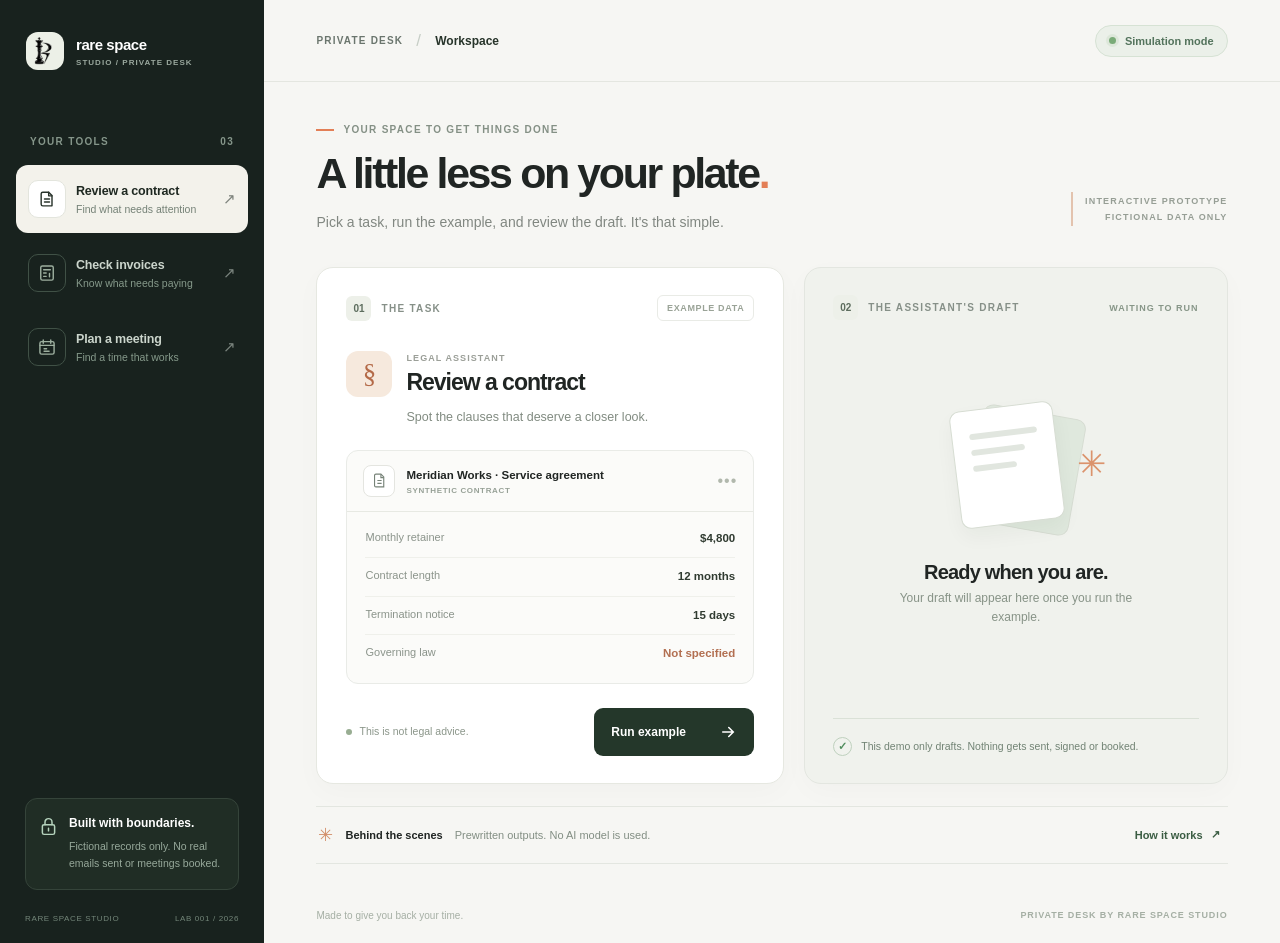
<file: docs/index.html>
<!doctype html>
<html lang="en">
<head>
  <meta charset="utf-8">
  <meta http-equiv="Content-Security-Policy" content="default-src 'none'; script-src 'self'; style-src 'self'; img-src 'self'; connect-src 'none'; form-action 'none'; base-uri 'none'">
  <meta name="viewport" content="width=device-width, initial-scale=1">
  <meta name="theme-color" content="#f6f5f1">
  <meta name="description" content="Private Desk by Rare Space Studio — a simple, local-first AI assistant demonstration using fictional business documents.">
  <title>Private Desk — Rare Space Studio</title>
  <link rel="stylesheet" href="./style.css">
  <script type="module" src="./app.js"></script>
</head>
<body>
  <div class="app-shell">
    <aside class="sidebar" aria-label="Private Desk navigation">
      <a href="./" class="identity" aria-label="Rare Space Studio · Private Desk">
        <span class="identity-mark" aria-hidden="true"><img src="./rare-space-monogram.png" alt="" width="23" height="28"></span>
        <span class="identity-copy"><strong>rare space</strong><small>STUDIO / PRIVATE DESK</small></span>
      </a>

      <div class="sidebar-body">
        <div class="nav-heading"><span>YOUR TOOLS</span><span>03</span></div>
        <nav class="task-navigation" aria-label="Choose a workflow">
          <button type="button" class="task-button active" data-scenario="legal" aria-pressed="true">
            <span class="nav-symbol" aria-hidden="true">
              <svg viewBox="0 0 24 24" fill="none" stroke="currentColor" stroke-width="1.7" stroke-linecap="round" stroke-linejoin="round"><path d="M7 3.8h7l4 4v12.4H7a2 2 0 0 1-2-2V5.8a2 2 0 0 1 2-2Z"/><path d="M14 3.8v4.4h4M9 12h6M9 15.5h6"/></svg>
            </span>
            <span class="nav-copy"><strong>Review a contract</strong><small>Find what needs attention</small></span>
            <span class="nav-chevron" aria-hidden="true">↗</span>
          </button>
          <button type="button" class="task-button" data-scenario="finance" aria-pressed="false">
            <span class="nav-symbol" aria-hidden="true">
              <svg viewBox="0 0 24 24" fill="none" stroke="currentColor" stroke-width="1.7" stroke-linecap="round" stroke-linejoin="round"><rect x="4.5" y="3.5" width="15" height="17" rx="2"/><path d="M8 8h8M8 12h3M8 16h3M15 12.5v4"/></svg>
            </span>
            <span class="nav-copy"><strong>Check invoices</strong><small>Know what needs paying</small></span>
            <span class="nav-chevron" aria-hidden="true">↗</span>
          </button>
          <button type="button" class="task-button" data-scenario="scheduling" aria-pressed="false">
            <span class="nav-symbol" aria-hidden="true">
              <svg viewBox="0 0 24 24" fill="none" stroke="currentColor" stroke-width="1.7" stroke-linecap="round" stroke-linejoin="round"><rect x="3.5" y="5.5" width="17" height="15" rx="2"/><path d="M7.5 3.5v4M16.5 3.5v4M3.5 10h17m-12 4h3m-3 3h6"/></svg>
            </span>
            <span class="nav-copy"><strong>Plan a meeting</strong><small>Find a time that works</small></span>
            <span class="nav-chevron" aria-hidden="true">↗</span>
          </button>
        </nav>
      </div>

      <div class="sidebar-bottom">
        <div class="privacy-block">
          <span class="privacy-icon" aria-hidden="true">
            <svg viewBox="0 0 24 24" fill="none" stroke="currentColor" stroke-width="1.7" stroke-linecap="round" stroke-linejoin="round"><rect x="5" y="10" width="14" height="11" rx="2"/><path d="M8 10V7a4 4 0 1 1 8 0v3M12 14v3"/></svg>
          </span>
          <div><strong>Built with boundaries.</strong><p>Fictional records only. No real emails sent or meetings booked.</p></div>
        </div>
        <div class="sidebar-footer"><span>RARE SPACE STUDIO</span><span>LAB 001 / 2026</span></div>
      </div>
    </aside>

    <main class="main-area">
      <header class="topbar">
        <div class="breadcrumb"><span class="mobile-logo">r·s</span><span>PRIVATE DESK</span><span class="crumb-separator">/</span><strong>Workspace</strong></div>
        <div class="mode-chip" id="modeChip"><span class="mode-light"></span><span id="engineLabel">Simulation mode</span></div>
      </header>

      <div class="main-content">
        <div class="intro-row">
          <div class="intro-copy">
            <div class="overline"><span class="overline-line"></span> YOUR SPACE TO GET THINGS DONE</div>
            <h1>A little less on your plate<span class="accent-dot">.</span></h1>
            <p>Pick a task, run the example, and review the draft. It's that simple.</p>
          </div>
          <div class="demo-stamp"><span class="stamp-line"></span><span>INTERACTIVE PROTOTYPE<br>FICTIONAL DATA ONLY</span></div>
        </div>

        <div class="work-area">
          <section class="input-card" aria-labelledby="taskTitle">
            <div class="card-topline"><div class="card-eyebrow"><span class="step-number">01</span> THE TASK</div><span class="sample-badge">EXAMPLE DATA</span></div>
            <div class="task-header">
              <div class="task-icon" id="taskIcon" aria-hidden="true">§</div>
              <div><div class="task-category" id="categoryLabel">LEGAL ASSISTANT</div><h2 id="taskTitle">Review a contract</h2></div>
            </div>
            <p class="task-description" id="scenarioDescription">Spot the clauses that deserve a closer look.</p>
            <div class="document-surface">
              <div class="document-header"><span class="doc-icon" aria-hidden="true"><svg viewBox="0 0 24 24" fill="none" stroke="currentColor" stroke-width="1.6"><path d="M7 3h7l4 4v14H7a2 2 0 0 1-2-2V5a2 2 0 0 1 2-2Z"/><path d="M14 3v5h4M9 12h6M9 16h6"/></svg></span><div><strong id="documentTitle">Meridian Works · Service agreement</strong><small id="documentCaption">DEMONSTRATION DOCUMENT</small></div><span class="doc-menu" aria-hidden="true">•••</span></div>
              <div class="document-fields" id="documentFields" aria-label="Sample document details"></div>
            </div>
            <div class="task-bottom">
              <div class="helper-note"><span class="helper-dot"></span> <span id="sampleNote">These details are fictional.</span></div>
              <button type="button" class="primary-action" id="runButton"><span>Run example</span><svg viewBox="0 0 24 24" fill="none" stroke="currentColor" stroke-width="2.1" stroke-linecap="round"><path d="M5 12h14m-6-6 6 6-6 6"/></svg></button>
            </div>
          </section>

          <section class="output-card" aria-label="Assistant draft output">
            <div class="card-topline"><div class="card-eyebrow"><span class="step-number">02</span> THE ASSISTANT'S DRAFT</div><span class="draft-state" id="draftState">WAITING TO RUN</span></div>
            <div id="resultPanel" class="result-panel" aria-live="polite" aria-atomic="true">
              <div class="empty-state"><div class="empty-illustration" aria-hidden="true"><div class="empty-sheet sheet-back"></div><div class="empty-sheet sheet-front"><i></i><i></i><i></i></div><span class="sparkle">✳</span></div><h3>Ready when you are.</h3><p>Your draft will appear here once you run the example.</p></div>
            </div>
            <div class="output-footer"><span class="review-symbol" aria-hidden="true">✓</span><span>This demo only drafts. Nothing gets sent, signed or booked.</span></div>
          </section>
        </div>

        <div class="bottom-strip"><div><span class="strip-mark">✳</span><strong>Behind the scenes</strong><span id="runtimeDescription">Prewritten outputs. No AI model is used.</span></div><button id="detailsToggle" type="button" class="text-link" aria-expanded="false" aria-controls="detailsPanel">How it works <span aria-hidden="true" id="detailsArrow">↗</span></button></div>
        <div class="details-panel" id="detailsPanel" hidden>
          <div><span>01 / N8N</span><strong>Automation</strong><p>In live mode, your locally hosted n8n workflow coordinates the task.</p></div>
          <div><span>02 / OLLAMA</span><strong>Local model</strong><p>Ollama creates a draft on your own computer; simulation uses prewritten results.</p></div>
          <div><span>03 / YOU</span><strong>Final say</strong><p>Drafts require a human decision. This prototype cannot send messages or book appointments.</p></div>
        </div>
      </div>
      <footer class="page-footer"><span>Made to give you back your time.</span><span>PRIVATE DESK BY RARE SPACE STUDIO</span></footer>
    </main>
  </div>
</body>
</html>
</file>
<file: docs/style.css>
:root{color-scheme:light;--ink:#202523;--muted:#747b76;--canvas:#f6f6f3;--paper:#ffffff;--line:#e4e6e0;--accent:#e37f56;--sidebar:#18221e;--sidebar-muted:#a0aaa2;--green:#5c8069;--sans:-apple-system,BlinkMacSystemFont,"Segoe UI",Inter,Arial,sans-serif}
*{box-sizing:border-box}html{scroll-behavior:smooth}body{margin:0;background:var(--canvas);color:var(--ink);font-family:var(--sans);-webkit-font-smoothing:antialiased}button{font:inherit}button:focus-visible,a:focus-visible{outline:3px solid #eaa47e;outline-offset:3px}.app-shell{min-height:100dvh;display:grid;grid-template-columns:264px minmax(0,1fr)}
.sidebar{background:var(--sidebar);color:white;min-height:100dvh;padding:32px 16px 20px;display:flex;flex-direction:column}.identity{display:flex;align-items:center;gap:12px;color:inherit;text-decoration:none;margin:0 10px 66px}.identity-mark{width:38px;height:38px;display:flex;align-items:center;justify-content:center;background:#ecf0e7;color:#1a2720;font-family:Georgia,serif;font-size:23px;border-radius:12px;letter-spacing:-.12em;padding-right:4px}.identity-mark span{color:var(--accent);padding:0 2px}.identity-copy{display:flex;flex-direction:column;gap:5px}.identity-copy strong{font-size:15px;font-weight:670;letter-spacing:-.03em}.identity-copy small{font-size:8px;font-weight:700;letter-spacing:.13em;color:#9aa89e}.sidebar-body{flex:1}.nav-heading{display:flex;justify-content:space-between;padding:0 14px;margin-bottom:18px;color:#85968a;font-size:10px;letter-spacing:.13em;font-weight:760}.task-navigation{display:flex;flex-direction:column;gap:6px}.task-button{width:100%;border:1px solid transparent;border-radius:12px;display:flex;align-items:center;text-align:left;padding:14px 11px;gap:10px;cursor:pointer;background:transparent;color:#cbd5cc;transition:background .2s,color .2s}.task-button:hover{background:#26342c}.task-button.active{background:#f3f2eb;color:#1e2821}.nav-symbol{height:38px;width:38px;border-radius:10px;display:grid;place-items:center;flex-shrink:0;border:1px solid #405146;color:#9daf9f}.nav-symbol svg{width:20px;height:20px}.task-button.active .nav-symbol{border-color:#e3e5dd;color:#28332b;background:#fff}.nav-copy{display:flex;flex-direction:column;gap:5px;flex:1;min-width:0}.nav-copy strong{font-size:12.5px;font-weight:675;letter-spacing:-.015em}.nav-copy small{font-size:10.5px;color:#869a8b}.task-button.active .nav-copy small{color:#748176}.nav-chevron{font-size:15px;opacity:.55;align-self:center}.sidebar-bottom{padding:0 9px}.privacy-block{display:flex;gap:10px;padding:17px 12px;border:1px solid #35443a;border-radius:12px;background:#202d25}.privacy-icon{flex-shrink:0;color:#b5d3bd}.privacy-icon svg{height:21px;width:21px}.privacy-block strong{display:block;font-size:12px;font-weight:650;line-height:1.3}.privacy-block p{font-size:10.5px;line-height:1.6;color:#97a99b;margin:7px 0 0}.sidebar-footer{display:flex;justify-content:space-between;color:#738679;font-size:8px;letter-spacing:.08em;margin-top:24px}
.main-area{min-width:0;display:flex;flex-direction:column;min-height:100dvh}.topbar{height:82px;display:flex;justify-content:space-between;align-items:center;gap:12px;padding:0 clamp(28px,4.1vw,68px);border-bottom:1px solid var(--line)}.breadcrumb{display:flex;align-items:center;gap:13px;font-size:10px;font-weight:750;letter-spacing:.12em;color:#6a756d}.breadcrumb strong{color:#27342a;letter-spacing:0;font-size:12px;font-weight:660}.crumb-separator{color:#c7cec6;font-size:17px;font-weight:400}.mobile-logo{display:none}.mode-chip{display:flex;align-items:center;gap:9px;background:#ebf0e9;border:1px solid #d6e2d4;padding:9px 13px;border-radius:99px;color:#53735c;font-size:11px;font-weight:650}.mode-chip.offline{background:#fff1e9;color:#9b5b42;border-color:#f5d9c8}.mode-light{height:7px;width:7px;border-radius:50%;background:#7aab78;box-shadow:0 0 0 3px rgba(122,171,120,.13)}.mode-chip.offline .mode-light{background:#cd9274}
.main-content{width:100%;max-width:1510px;margin:0 auto;padding:clamp(28px,4.7vh,54px) clamp(28px,4.1vw,68px) 24px;flex:1}.intro-row{display:flex;justify-content:space-between;align-items:flex-end;gap:25px;margin-bottom:34px}.overline{display:flex;align-items:center;gap:9px;color:#849085;font-size:10px;letter-spacing:.13em;font-weight:750}.overline-line{width:18px;height:2px;background:var(--accent)}h1{font-size:clamp(32px,3.35vw,51px);letter-spacing:-.055em;line-height:1.16;font-weight:650;margin:14px 0 12px}.accent-dot{color:var(--accent)}.intro-copy p{color:#818781;font-size:14px;line-height:1.6;margin:0}.demo-stamp{display:flex;gap:12px;align-items:center;font-size:9px;letter-spacing:.13em;line-height:1.8;font-weight:750;color:#969e95;text-align:right;white-space:nowrap;padding-bottom:7px}.stamp-line{height:34px;width:2px;background:#e3c3ae}
.work-area{display:grid;grid-template-columns:minmax(0,1.05fr) minmax(0,.95fr);gap:20px;align-items:stretch}.input-card,.output-card{background:var(--paper);border:1px solid #e6e8e1;border-radius:17px;box-shadow:0 8px 28px rgba(25,37,27,.025);min-width:0;min-height:491px}.input-card{padding:27px 29px;display:flex;flex-direction:column}.output-card{display:flex;flex-direction:column;background:#f0f2ed;padding:27px 28px;border-color:#e3e6e0}.card-topline{display:flex;align-items:center;justify-content:space-between;gap:10px}.card-eyebrow{font-size:10px;letter-spacing:.13em;font-weight:800;color:#869088;display:flex;align-items:center;gap:10px}.step-number{display:inline-grid;place-items:center;background:#edf0e9;border-radius:6px;font-size:10px;color:#5d6d5e;height:25px;width:25px;letter-spacing:0}.sample-badge{border:1px solid #e9ebe6;padding:7px 9px;border-radius:6px;font-size:9px;font-weight:750;letter-spacing:.07em;color:#9aa397}.task-header{display:flex;align-items:center;gap:14px;margin:30px 0 7px}.task-icon{height:46px;width:46px;display:grid;place-items:center;background:#f6e9dd;color:#b46a48;border-radius:12px;font-family:Georgia,serif;font-size:27px}.task-category{font-size:9px;font-weight:800;letter-spacing:.12em;color:#9b9f98;margin-bottom:6px}h2{font-size:clamp(22px,1.8vw,28px);margin:0;letter-spacing:-.045em;line-height:1.15;font-weight:680}.task-description{margin:4px 0 22px 60px;font-size:12.5px;color:#818b81;line-height:1.55}.document-surface{border:1px solid #e9ebe7;background:#fbfbf9;border-radius:12px;overflow:hidden;flex:1;min-height:180px}.document-header{display:flex;align-items:center;gap:11px;border-bottom:1px solid #e7e9e3;padding:14px 16px}.doc-icon{height:32px;width:32px;border-radius:8px;border:1px solid #e4e5e0;background:#fff;display:grid;place-items:center;color:#768277;flex-shrink:0}.doc-icon svg{width:17px;height:17px}.document-header strong{font-size:11.5px;font-weight:720;display:block;line-height:1.4}.document-header small{display:block;margin-top:3px;color:#97a197;font-size:8px;font-weight:750;letter-spacing:.08em}.doc-menu{margin-left:auto;letter-spacing:1px;color:#b1b8ad;font-size:16px}.document-fields{padding:8px 18px 10px}.field-row{display:grid;grid-template-columns:minmax(92px,.75fr) minmax(0,1.25fr);gap:14px;align-items:start;padding:11px 0;border-bottom:1px solid #eff0eb}.field-row:last-child{border:0}.field-label{color:#8b948b;font-size:11px}.field-value{color:#303b31;font-size:11.5px;font-weight:650;line-height:1.35;text-align:right}.field-value.missing{color:#b26f51}.task-bottom{display:flex;align-items:center;justify-content:space-between;gap:15px;margin-top:24px}.helper-note{display:flex;gap:7px;align-items:center;color:#8b968a;font-size:10.5px;line-height:1.5}.helper-dot{height:6px;width:6px;border-radius:50%;background:#98ad92;flex-shrink:0}.primary-action{border:none;background:#24372a;color:white;min-width:160px;display:flex;justify-content:space-between;align-items:center;gap:20px;border-radius:9px;padding:15px 17px;cursor:pointer;font-size:12px;font-weight:700;transition:transform .16s,background .16s}.primary-action svg{height:18px;width:18px}.primary-action:hover{background:#3b5340;transform:translateY(-1px)}.primary-action:disabled{cursor:wait;opacity:.68;transform:none}.primary-action .button-spinner{height:16px;width:16px;border-radius:50%;border:2px solid #7a9780;border-top-color:white;animation:rotate .7s linear infinite}
.draft-state{font-size:9px;letter-spacing:.11em;color:#879688;font-weight:800}.draft-state.done{color:#57836a}.draft-state.error{color:#bc7658}.result-panel{flex:1;min-width:0;display:flex;flex-direction:column}.empty-state{margin:auto;display:flex;flex-direction:column;align-items:center;text-align:center;max-width:270px;padding:25px 0 20px}.empty-illustration{height:138px;width:180px;position:relative;margin:0 0 12px}.empty-sheet{position:absolute;border:1px solid #d7ddd3;border-radius:10px;background:#fff;width:104px;height:118px}.sheet-back{left:48px;top:9px;transform:rotate(10deg);background:#dfe8dd}.sheet-front{left:29px;top:4px;transform:rotate(-7deg);box-shadow:0 9px 20px rgba(24,40,29,.045);display:flex;flex-direction:column;gap:10px;padding:23px 17px}.sheet-front i{background:#e1e6df;height:6px;border-radius:5px}.sheet-front i:nth-child(2){width:80%}.sheet-front i:nth-child(3){width:64%}.sparkle{position:absolute;color:#db936c;font-size:35px;top:42px;right:0}.empty-state h3{font-size:20px;font-weight:685;letter-spacing:-.04em;margin:9px 0 5px}.empty-state p{font-size:12px;line-height:1.6;color:#879387;margin:0}.output-footer{border-top:1px solid #dae1d7;display:flex;gap:9px;align-items:center;color:#718374;font-size:10.5px;padding-top:18px;margin-top:14px}.review-symbol{color:#4f8c5c;border:1px solid #bfd1be;border-radius:50%;display:grid;place-items:center;height:19px;width:19px;font-size:11px;font-weight:900;flex-shrink:0}
.result-content{padding:25px 0 0;animation:fadein .18s ease-out}.result-label{color:#7c987e;font-size:9px;letter-spacing:.11em;font-weight:800}.result-content h3{margin:9px 0 14px;font-size:24px;letter-spacing:-.04em;font-weight:700;line-height:1.2}.draft-text{font-size:13px;line-height:1.8;color:#556056;margin:0;white-space:pre-wrap}.next-steps{padding-top:18px;margin-top:18px;border-top:1px solid #d9e0d8}.next-steps h4{margin:0 0 11px;font-size:10px;letter-spacing:.1em;color:#788878}.next-steps ol{margin:0;padding-left:19px}.next-steps li{font-size:11px;color:#5e6d5f;line-height:1.55;margin-bottom:7px;padding-left:3px}.result-actions{display:flex;align-items:center;justify-content:space-between;gap:12px;margin-top:22px}.secondary-action{border:1px solid #cbd7c9;color:#304c37;background:#e7ede4;padding:10px 13px;border-radius:8px;font-size:11px;font-weight:750;cursor:pointer}.secondary-action:hover{background:#dce7d8}.result-model{font-size:9.5px;color:#8e9a8c;text-align:right}.error-state{color:#884d38;padding:28px 0}.error-state h3{font-size:19px}.error-state p{font-size:13px;line-height:1.6;color:#9b6e56}.loading-state{height:100%;display:flex;flex-direction:column;align-items:center;justify-content:center;gap:10px;text-align:center;min-height:300px}.loading-ring{height:34px;width:34px;border:3px solid #cbd8cb;border-top-color:#688a6c;border-radius:50%;animation:rotate .8s linear infinite}.loading-state h3{margin:5px 0 0;font-size:17px}.loading-state p{font-size:12px;color:#829282;margin:0}
.bottom-strip{margin-top:22px;display:flex;align-items:center;justify-content:space-between;gap:15px;padding:17px 2px;border-top:1px solid #e3e6e0;border-bottom:1px solid #e3e6e0}.bottom-strip>div{display:flex;align-items:center;gap:12px;flex-wrap:wrap}.strip-mark{color:#d28d67;font-size:18px}.bottom-strip strong{font-size:11px}.bottom-strip>div>span:last-child{color:#828e83;font-size:11px}.text-link{background:none;border:0;cursor:pointer;color:#3a5c42;display:flex;align-items:center;gap:8px;white-space:nowrap;font-weight:720;font-size:11px}.text-link:hover{text-decoration:underline}.details-panel{margin-top:16px;display:grid;grid-template-columns:repeat(3,minmax(0,1fr));gap:14px}.details-panel[hidden]{display:none}.details-panel>div{background:#eef0eb;border-radius:10px;padding:19px}.details-panel span{font-size:9px;color:#9b8d73;font-weight:750;letter-spacing:.1em}.details-panel strong{display:block;margin-top:11px;font-size:13px}.details-panel p{font-size:11px;color:#7f8c7e;line-height:1.6}.page-footer{display:flex;justify-content:space-between;align-items:center;gap:15px;padding:22px clamp(28px,4.1vw,68px);font-size:10px;color:#a5afa4}.page-footer span:last-child{font-weight:800;letter-spacing:.1em;font-size:9px}
@keyframes rotate{to{transform:rotate(360deg)}}@keyframes fadein{from{opacity:0;transform:translateY(6px)}to{opacity:1;transform:translateY(0)}}@media(max-width:1130px){.app-shell{grid-template-columns:235px minmax(0,1fr)}.sidebar{padding:24px 10px 18px}.identity{margin-bottom:48px}.main-content,.topbar{padding-left:28px;padding-right:28px}.work-area{grid-template-columns:1fr}.input-card,.output-card{min-height:0}.output-card{min-height:330px}.intro-row{margin-bottom:26px}.page-footer{padding-left:28px;padding-right:28px}}
@media(max-width:690px){.app-shell{display:block}.sidebar{min-height:auto;padding:10px 15px 15px}.identity{margin:1px 0 15px}.identity-mark{height:32px;width:32px;font-size:20px}.identity-copy strong{font-size:13px}.identity-copy small{font-size:7px}.sidebar-body{flex:unset}.nav-heading,.sidebar-bottom{display:none}.task-navigation{flex-direction:row;gap:8px}.task-button{flex:1;min-width:0;justify-content:center;border:1px solid #3a4a3e;padding:10px 5px;border-radius:8px}.task-button.active{border-color:#f3f2eb}.nav-symbol{width:24px;height:24px;border:0;background:none}.nav-symbol svg{width:17px;height:17px}.task-button.active .nav-symbol{border:0;background:none}.nav-copy strong{font-size:10px}.nav-copy small,.nav-chevron{display:none}.topbar{height:58px;padding:0 19px}.breadcrumb{gap:8px;font-size:9px}.mode-chip{padding:7px 9px;font-size:9px}.main-content{padding:27px 17px 20px}.intro-row{align-items:start}.demo-stamp{display:none}.overline{font-size:8px}h1{font-size:32px;letter-spacing:-.05em}.intro-copy p{font-size:12px}.work-area{gap:14px}.input-card,.output-card{padding:19px 17px;border-radius:13px}.task-header{margin-top:23px}.task-description{margin-left:0}.task-bottom{flex-wrap:wrap}.primary-action{width:100%;justify-content:center;order:1}.helper-note{order:2}.empty-state{padding:30px 0}.bottom-strip>div>span:last-child{width:100%;margin-left:28px}.details-panel{grid-template-columns:1fr}.page-footer{padding:20px 17px;font-size:9px}.page-footer span:last-child{display:none}}
@media(prefers-reduced-motion:reduce){*{animation:none!important;scroll-behavior:auto!important;transition:none!important}}
@media(max-width:690px){.task-button:not(.active){background:#25342b;color:#e5eee7}.task-button:not(.active) .nav-copy strong{color:#e5eee7}}

.identity-mark img{display:block;max-width:70%;max-height:80%;object-fit:contain}
</file>
